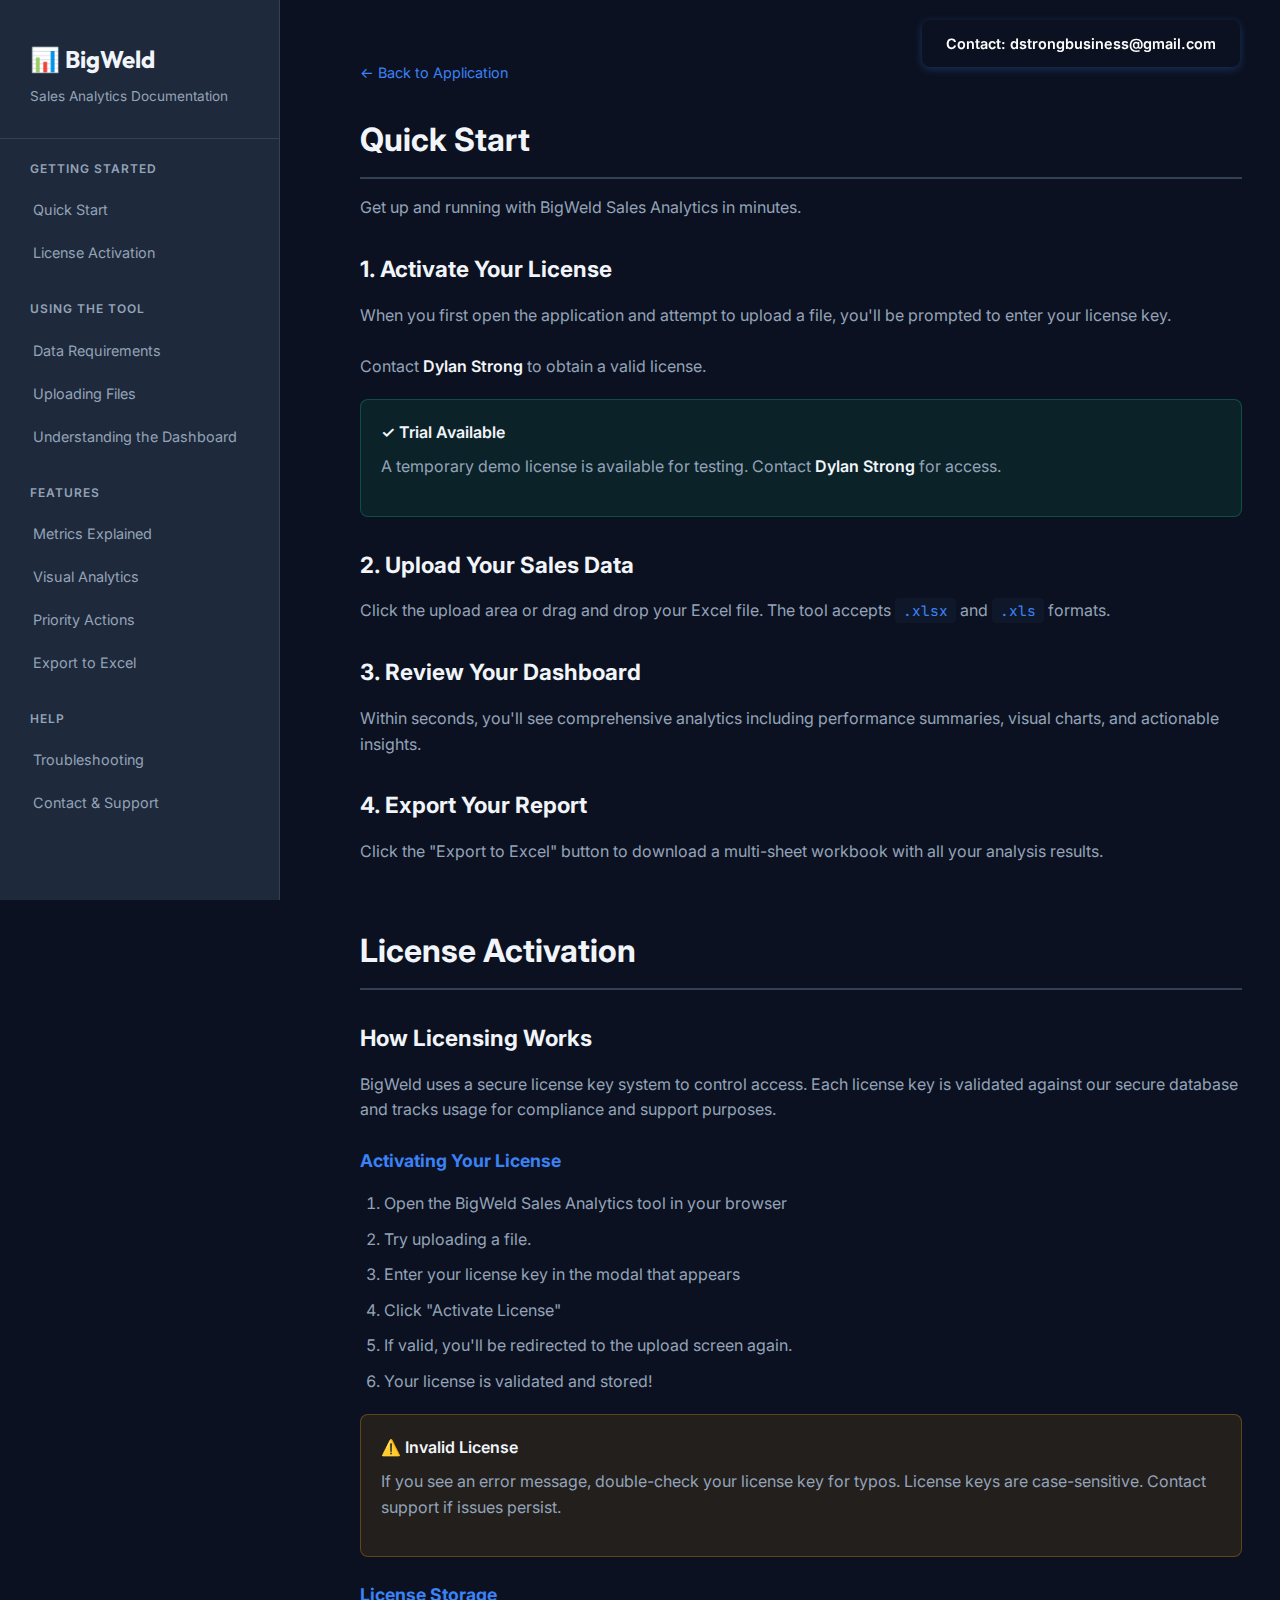
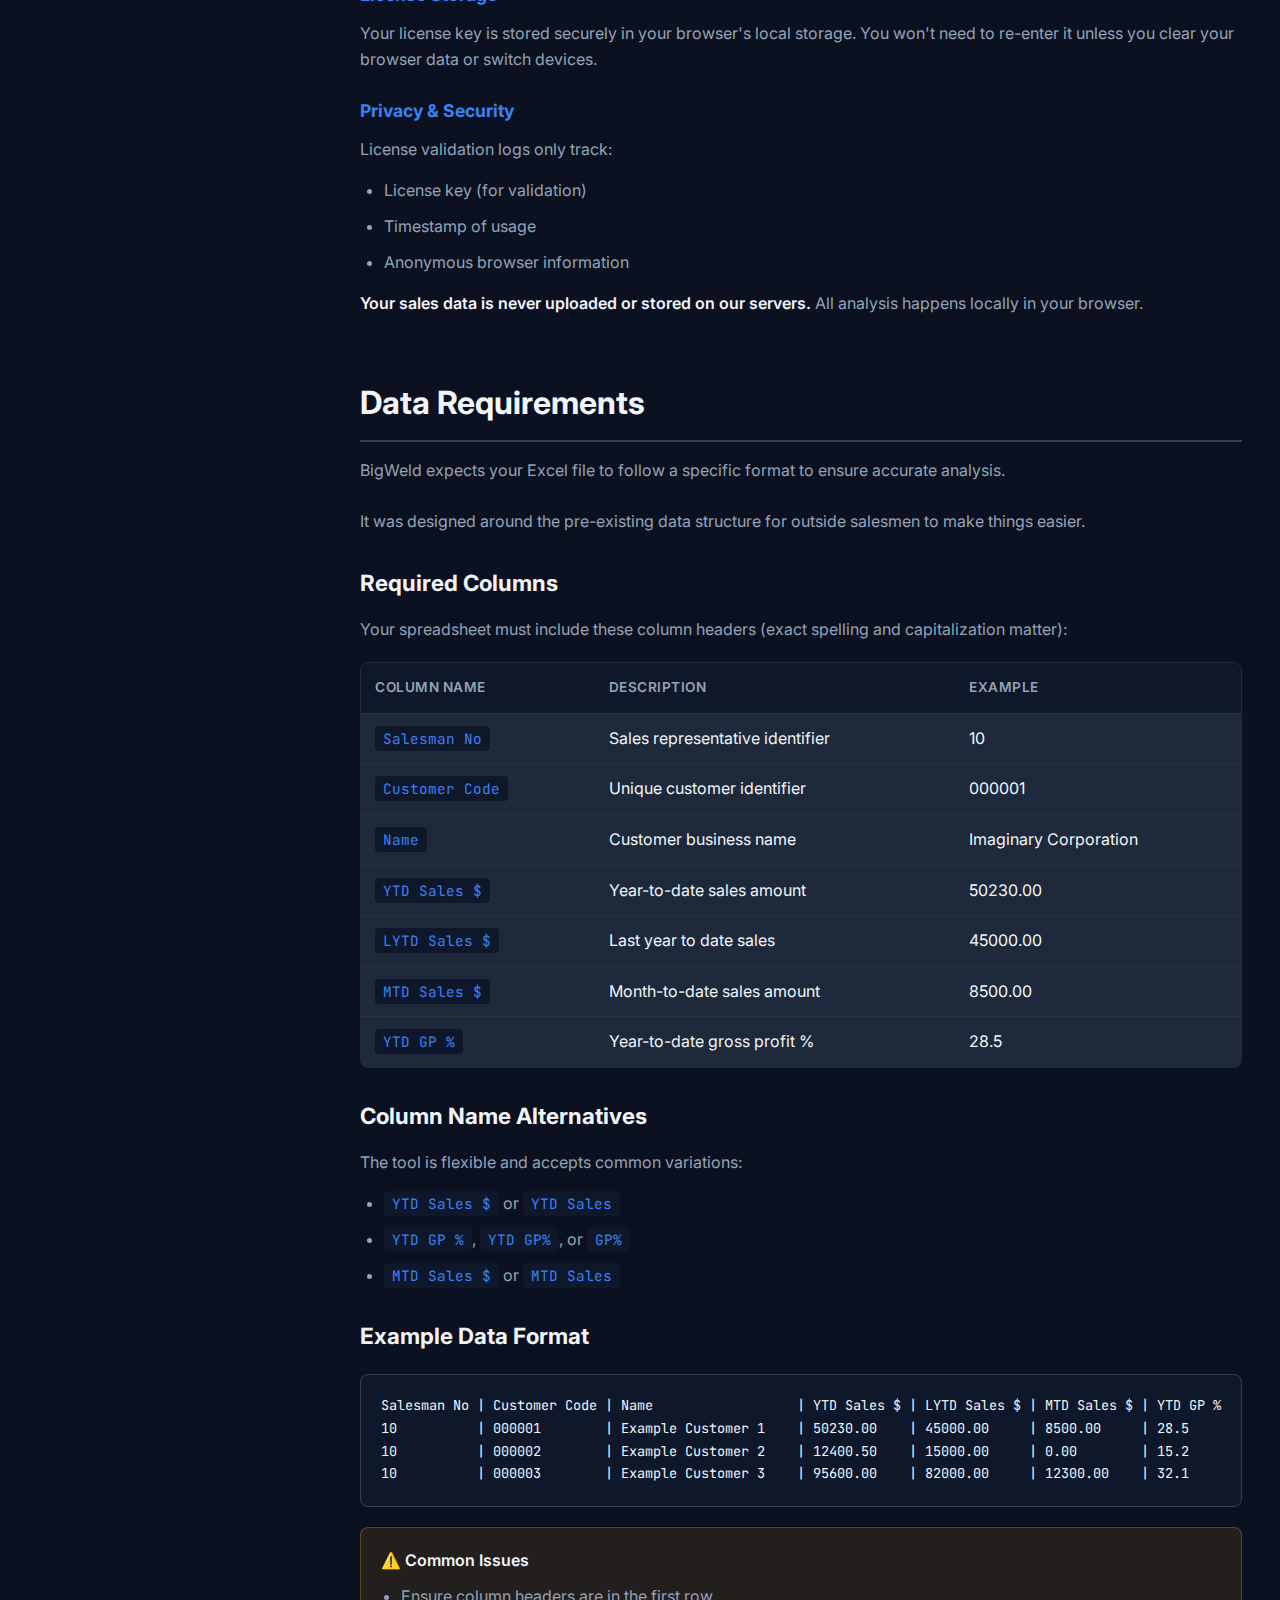
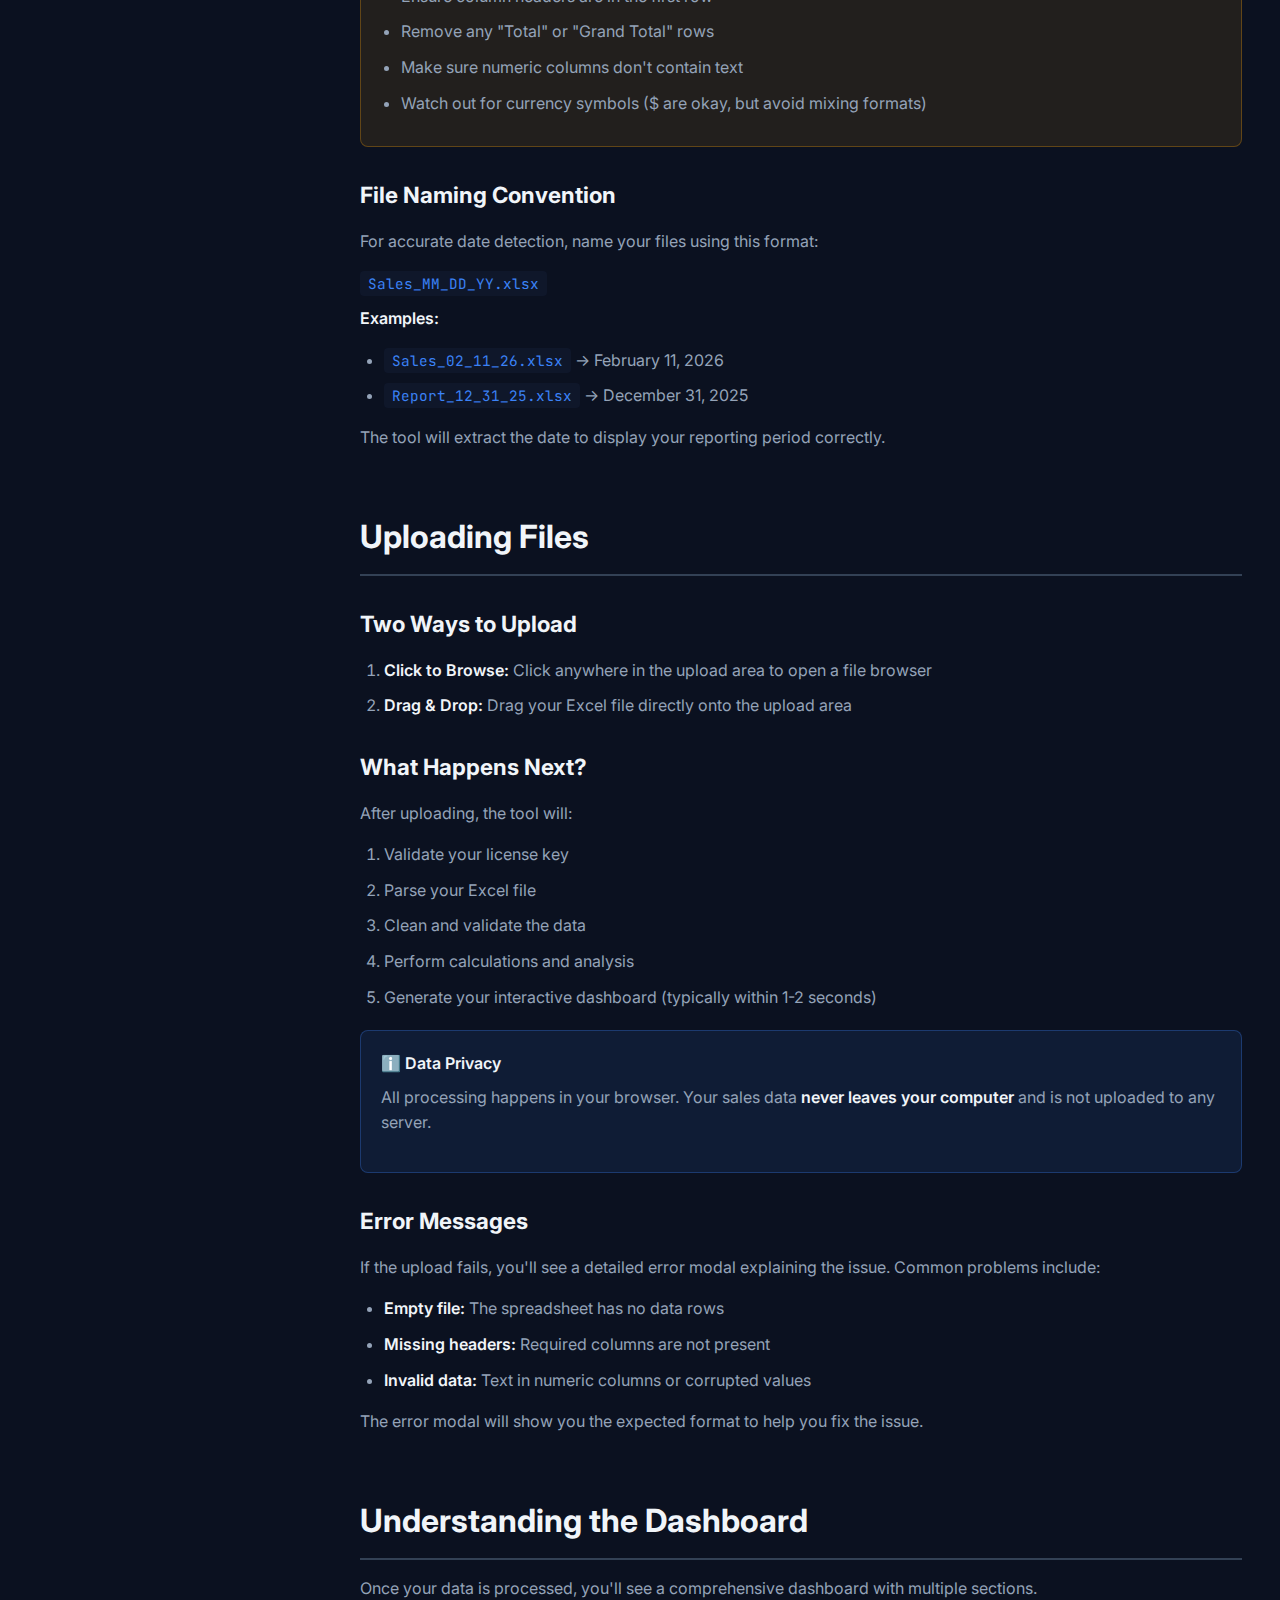
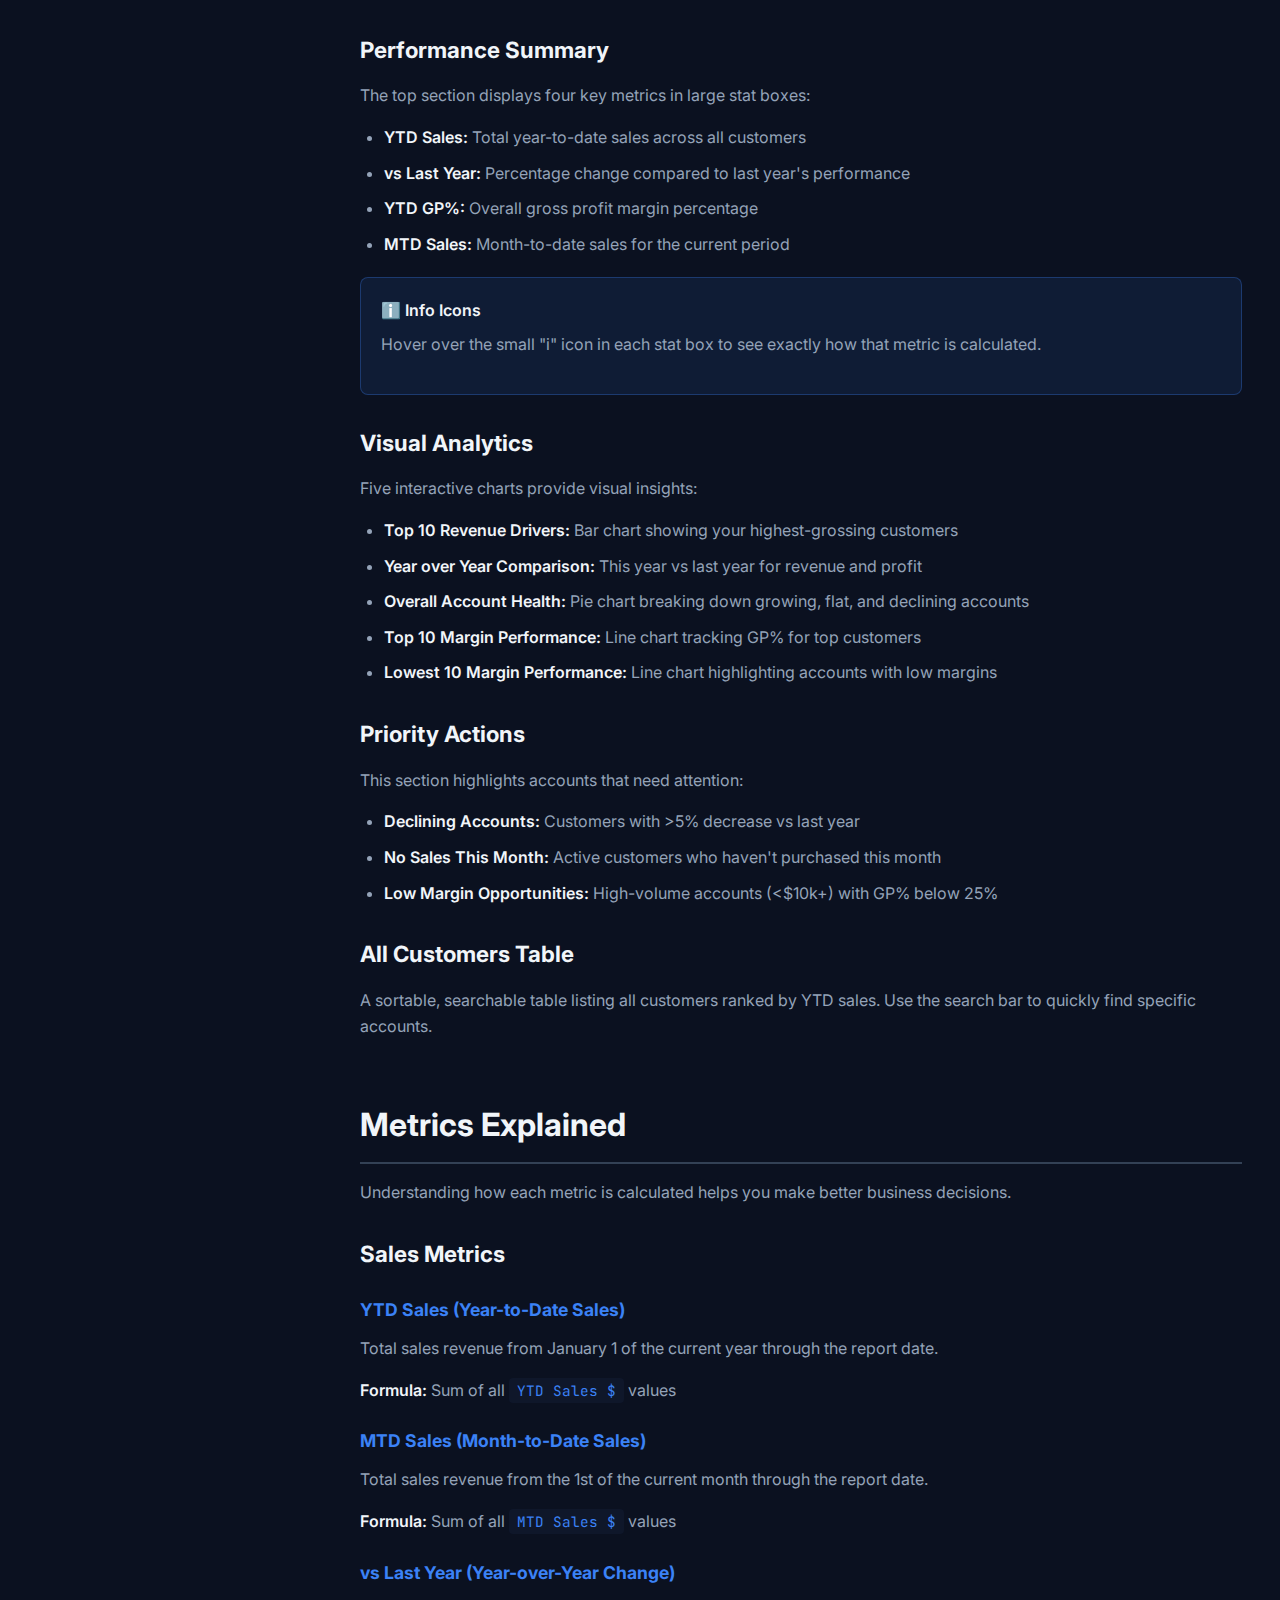
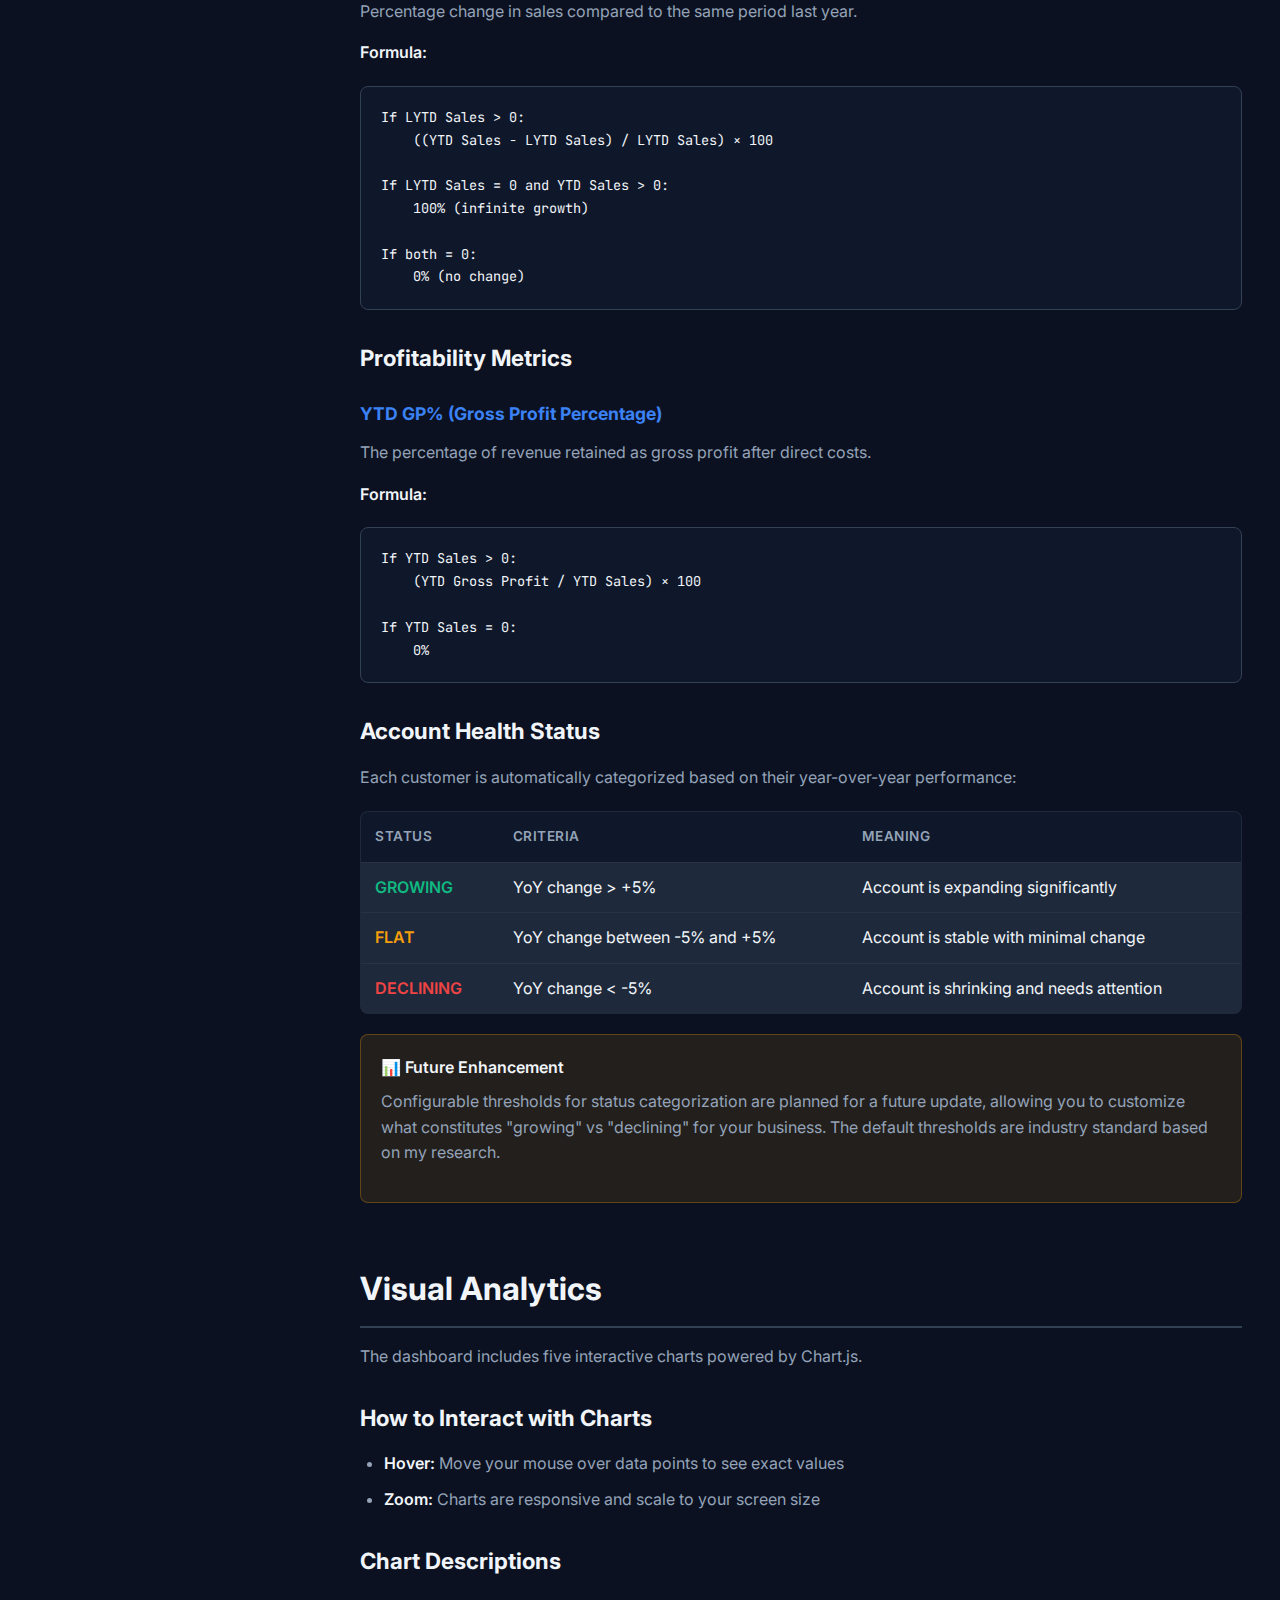
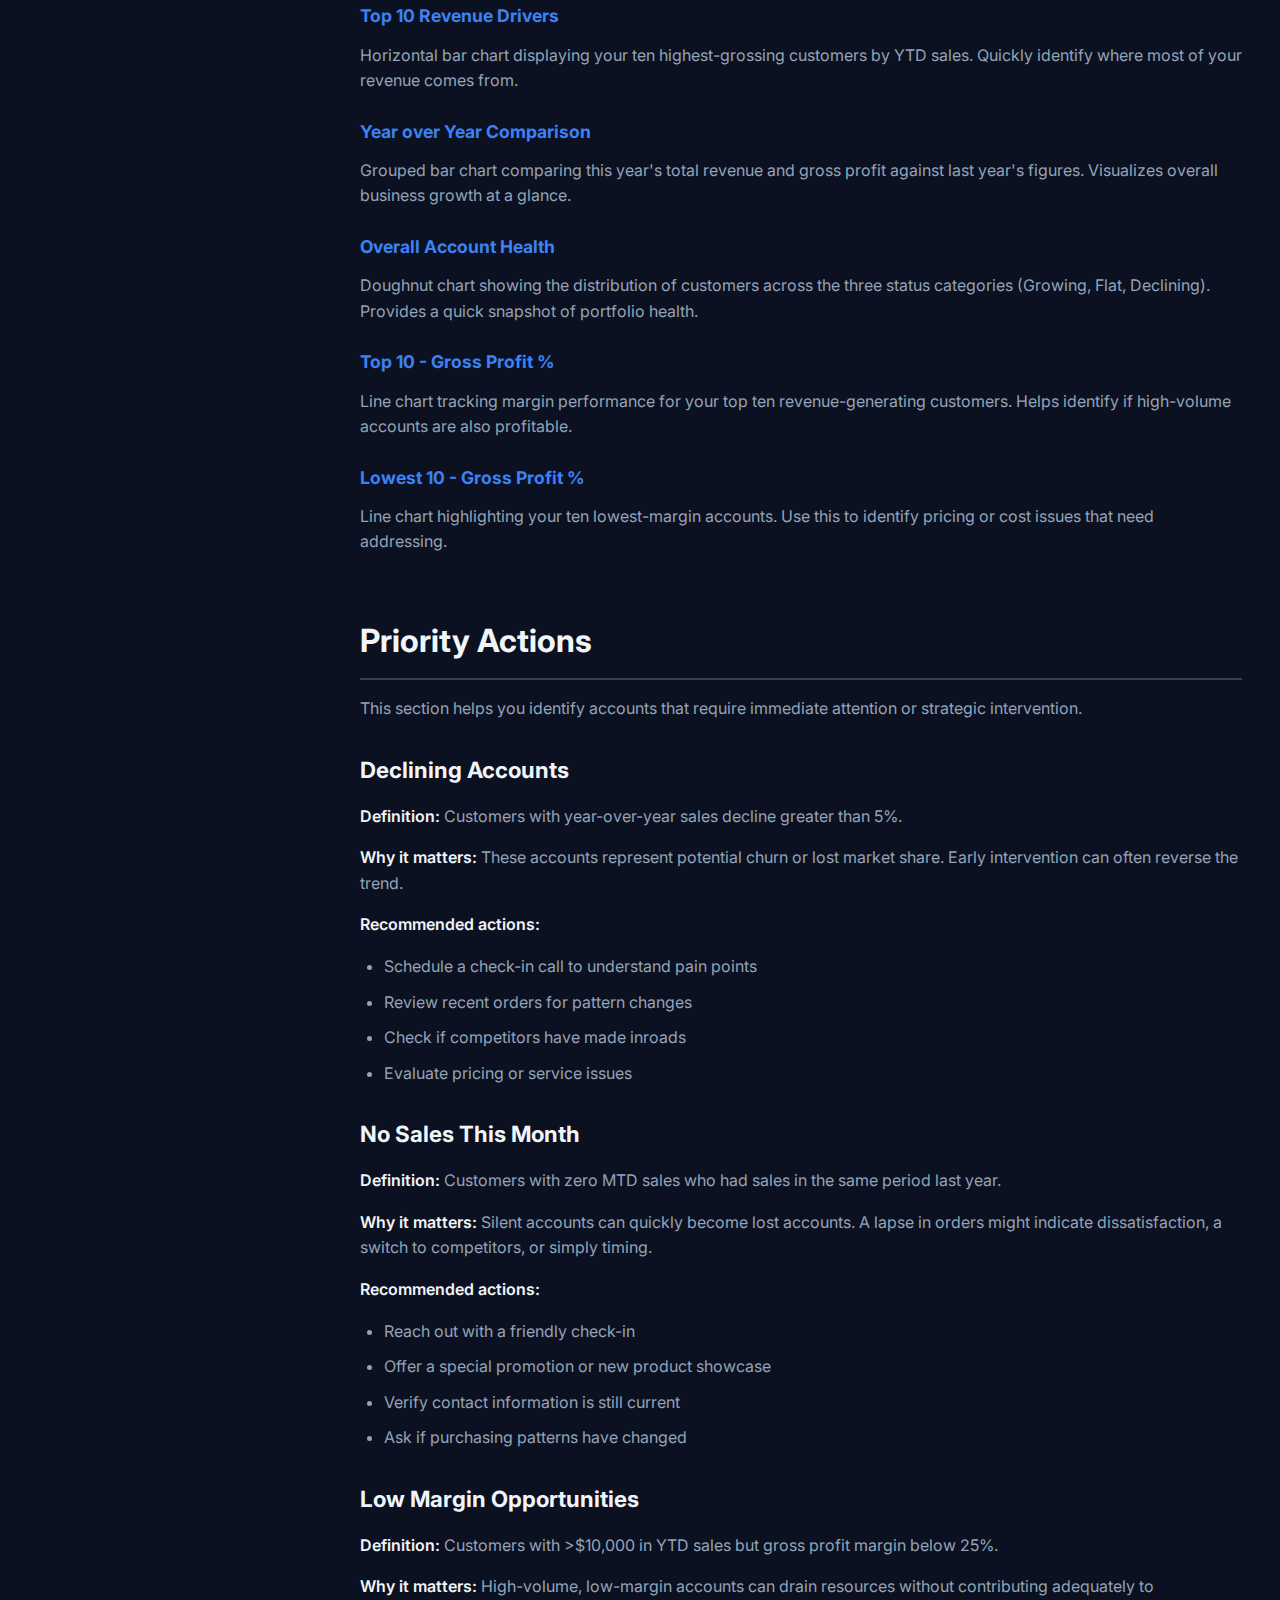
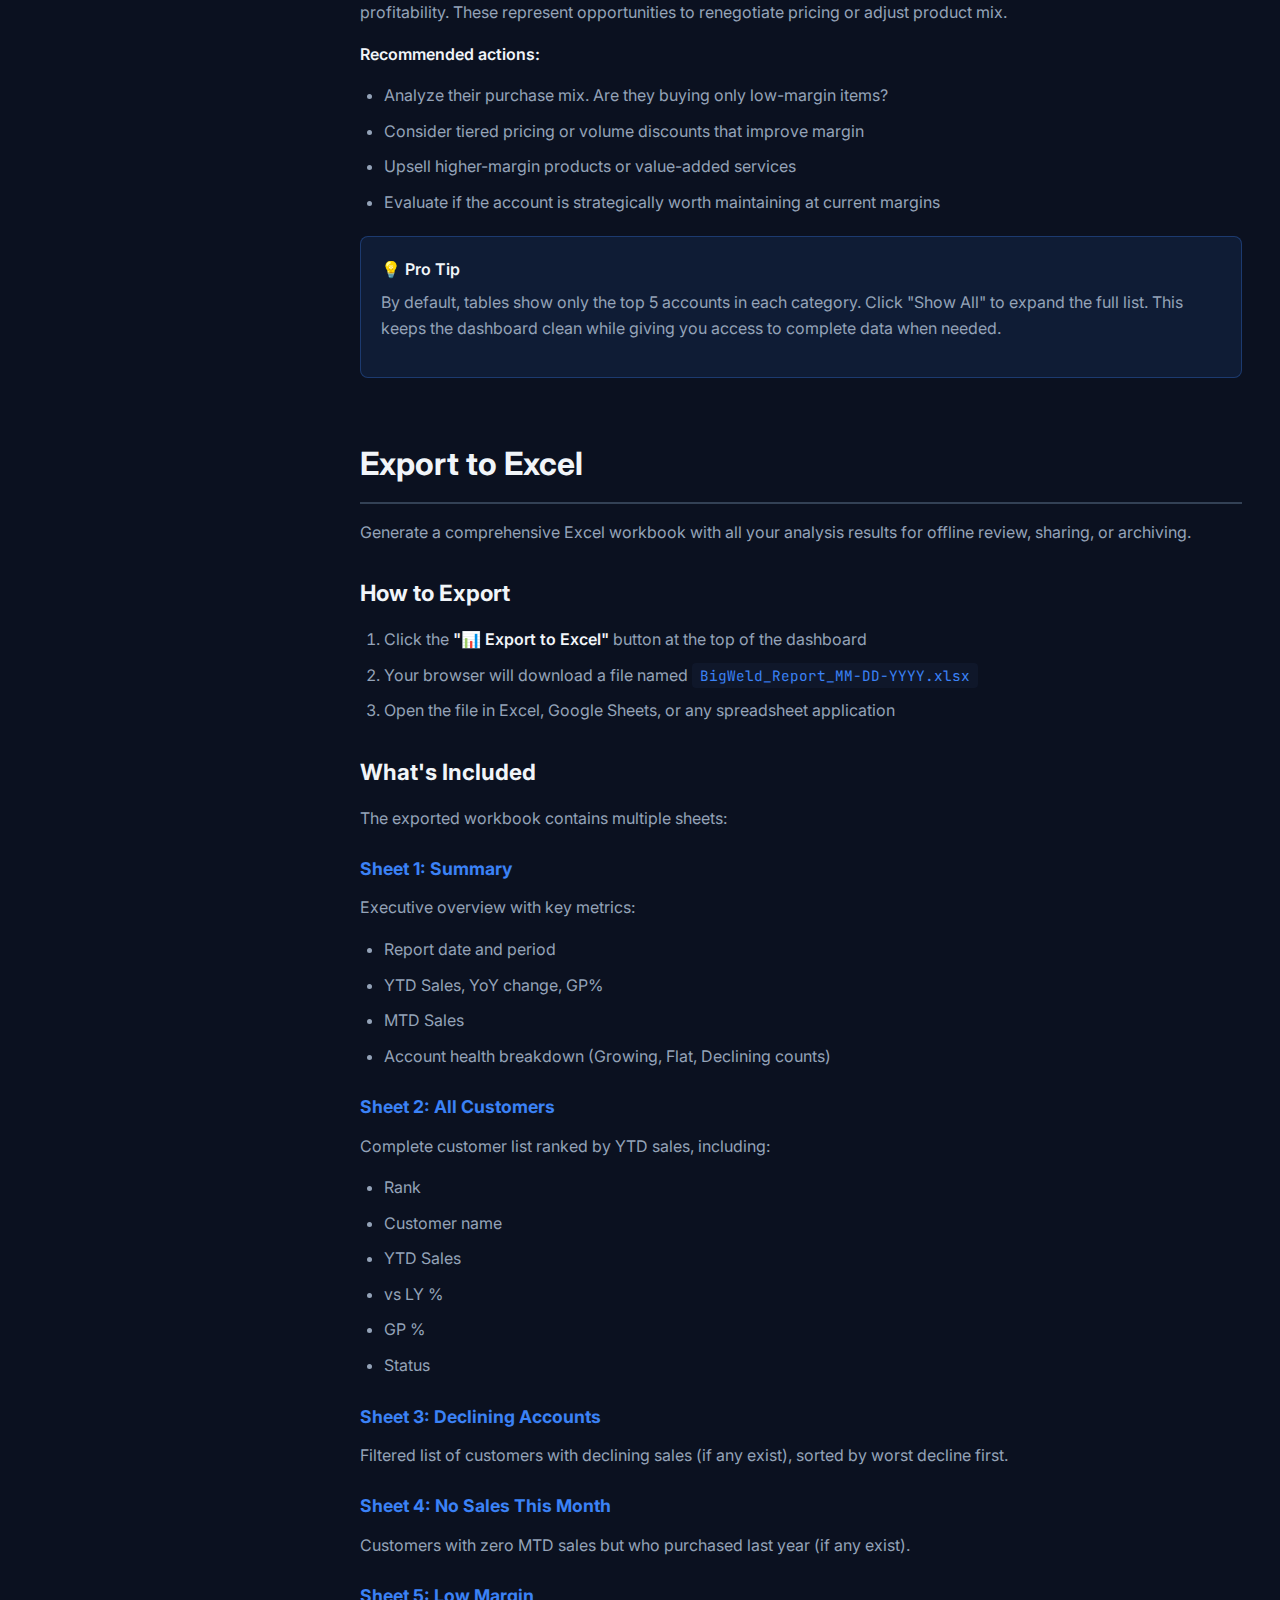
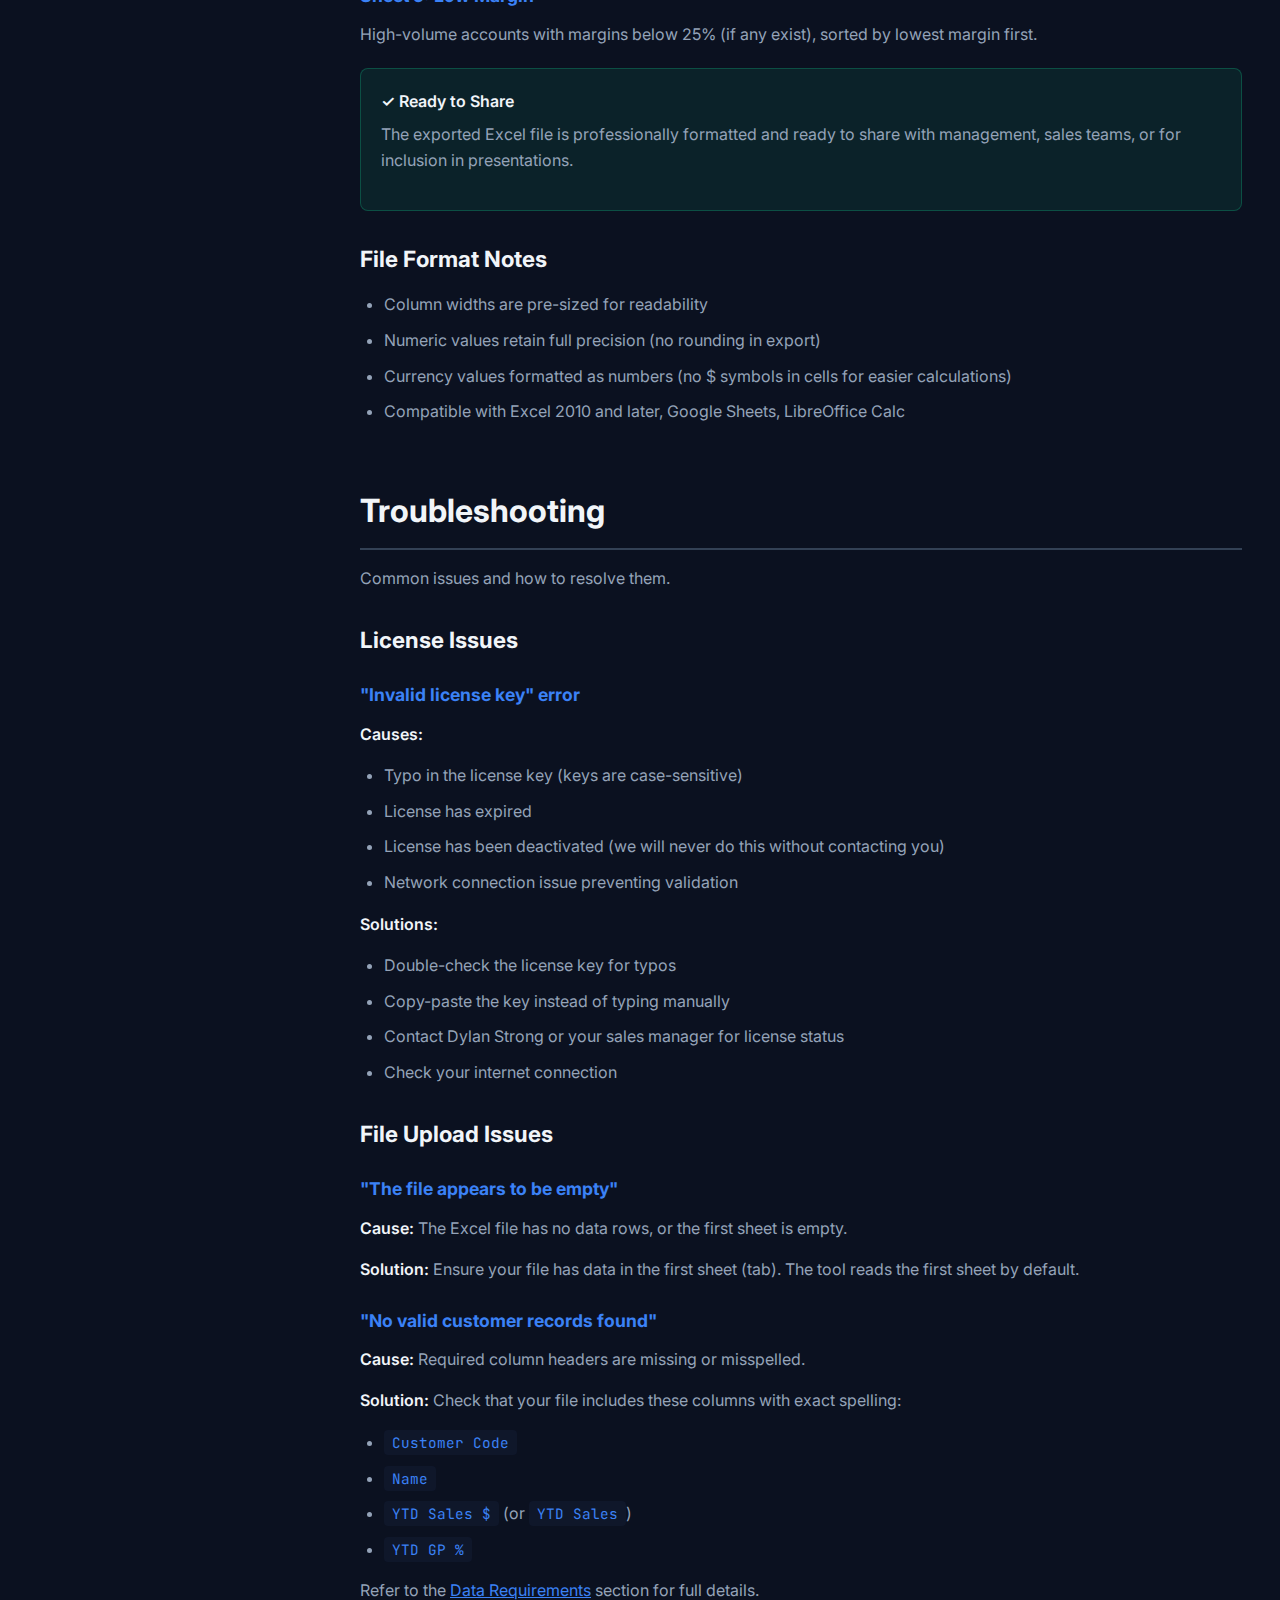
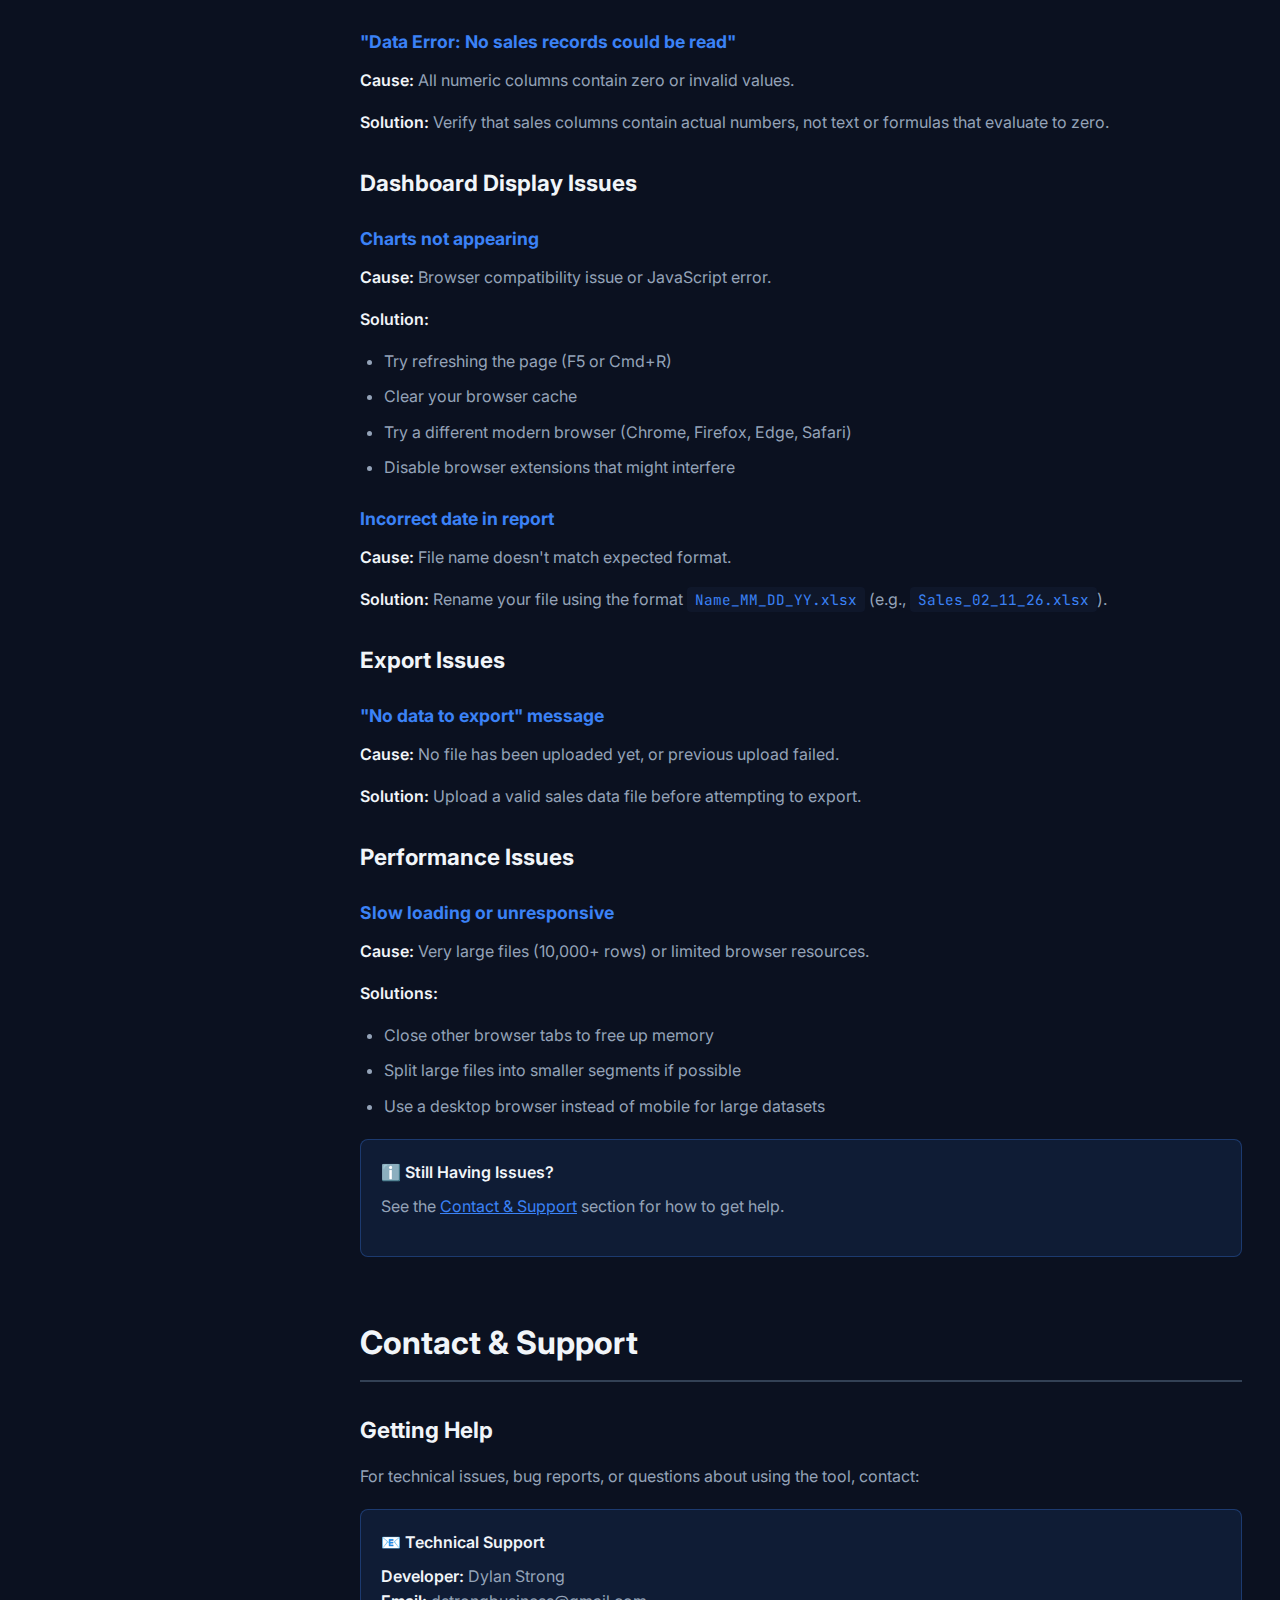
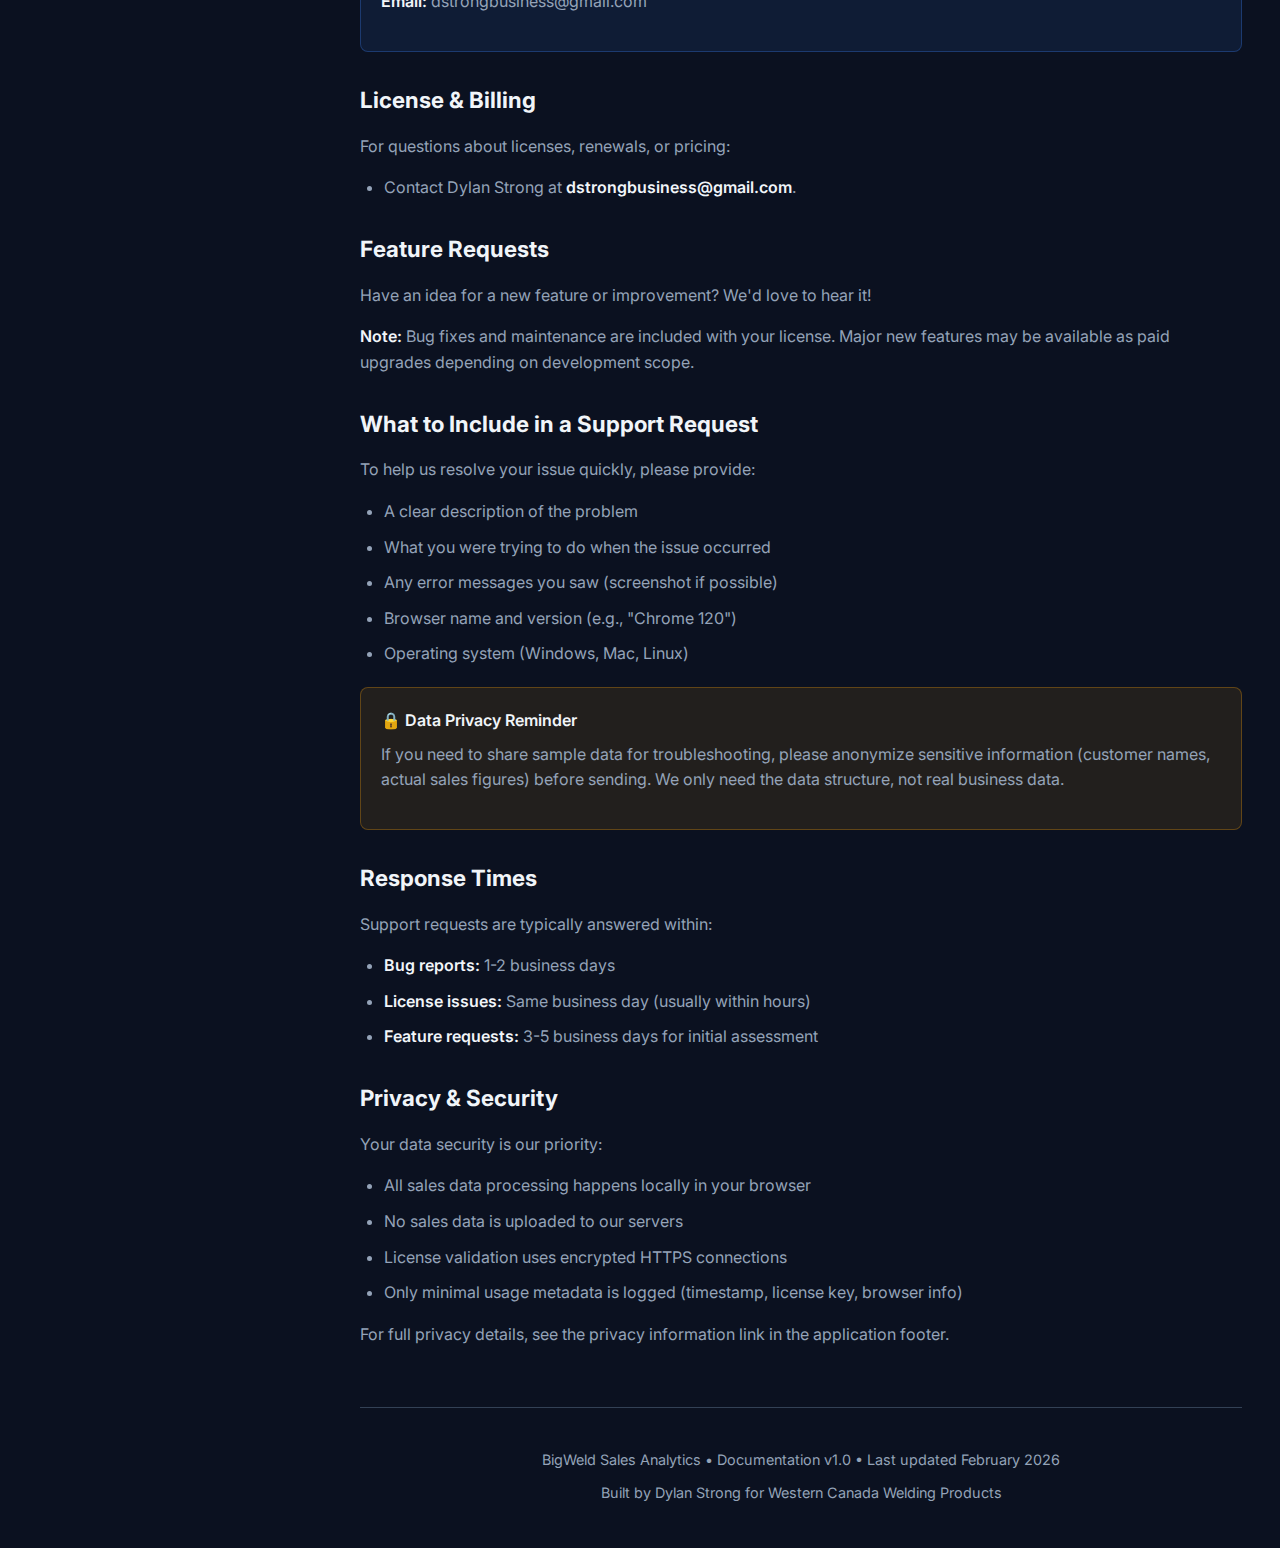
<file: docs.html>
<!DOCTYPE html>
<html lang="en">
<head>
    <meta charset="UTF-8">
    <meta name="viewport" content="width=device-width, initial-scale=1.0">
    <title>BigWeld Sales Analytics - Documentation</title>
    <link rel="icon" type="image/png" href="favicon.png">
    <link rel="preconnect" href="https://fonts.googleapis.com">
    <link rel="preconnect" href="https://fonts.gstatic.com" crossorigin>
    <link href="https://fonts.googleapis.com/css2?family=Inter:wght@400;500;600;700&family=JetBrains+Mono:wght@400;500;600&family=Outfit:wght@700&display=swap" rel="stylesheet">
    <style>
        :root {
            --bg-body: #0b1120;
            --bg-card: #1e293b;
            --bg-code: #0f172a;
            --text-main: #f1f5f9;
            --text-muted: #94a3b8;
            --border-color: #334155;
            --accent-blue: #3b82f6;
            --accent-green: #10b981;
            --accent-red: #ef4444;
            --accent-gold: #f59e0b;
        }

        * {
            margin: 0;
            padding: 0;
            box-sizing: border-box;
        }

        body {
            font-family: 'Inter', system-ui, -apple-system, sans-serif;
            background-color: var(--bg-body);
            color: var(--text-main);
            line-height: 1.6;
            -webkit-font-smoothing: antialiased;
        }

        .docs-container {
            display: flex;
            min-height: 100vh;
        }

        .sidebar {
            width: 280px;
            background: var(--bg-card);
            border-right: 1px solid var(--border-color);
            padding: 40px 0;
            position: fixed;
            height: 100vh;
            overflow-y: auto;
        }

        .sidebar-header {
            padding: 0 30px 30px;
            border-bottom: 1px solid var(--border-color);
            margin-bottom: 20px;
        }

        .sidebar-header h1 {
            font-family: 'Outfit', sans-serif;
            font-size: 1.5rem;
            margin-bottom: 8px;
            color: var(--text-main);
        }

        .sidebar-header p {
            font-size: 0.85rem;
            color: var(--text-muted);
        }

        .nav-section {
            margin-bottom: 25px;
        }

        .nav-section-title {
            padding: 0 30px;
            font-size: 0.75rem;
            text-transform: uppercase;
            letter-spacing: 1px;
            color: var(--text-muted);
            margin-bottom: 10px;
            font-weight: 600;
        }

        .nav-link {
            display: block;
            padding: 10px 30px;
            color: var(--text-muted);
            text-decoration: none;
            font-size: 0.9rem;
            transition: all 0.2s;
            border-left: 3px solid transparent;
        }

        .nav-link:hover {
            background: rgba(59, 130, 246, 0.1);
            color: var(--accent-blue);
        }

        .nav-link.active {
            background: rgba(59, 130, 246, 0.1);
            color: var(--accent-blue);
            border-left-color: var(--accent-blue);
        }

        .content {
            flex: 1;
            margin-left: 280px;
            padding: 60px 80px;
            max-width: 1200px;
        }

        .back-link {
            display: inline-flex;
            align-items: center;
            gap: 8px;
            color: var(--accent-blue);
            text-decoration: none;
            font-size: 0.9rem;
            margin-bottom: 30px;
            transition: gap 0.2s;
        }

        .back-link:hover {
            gap: 12px;
        }

        .section {
            margin-bottom: 60px;
            scroll-margin-top: 30px;
        }

        .section h2 {
            font-size: 2rem;
            margin-bottom: 16px;
            color: var(--text-main);
            border-bottom: 2px solid var(--border-color);
            padding-bottom: 12px;
        }

        .section h3 {
            font-size: 1.4rem;
            margin: 30px 0 16px;
            color: var(--text-main);
        }

        .section h4 {
            font-size: 1.1rem;
            margin: 24px 0 12px;
            color: var(--accent-blue);
        }

        .section p {
            margin-bottom: 16px;
            color: var(--text-muted);
            font-size: 1rem;
        }

        .section ul, .section ol {
            margin: 16px 0 16px 24px;
            color: var(--text-muted);
        }

        .section li {
            margin-bottom: 10px;
        }

        .section strong {
            color: var(--text-main);
            font-weight: 600;
        }

        .info-box {
            background: rgba(59, 130, 246, 0.1);
            border: 1px solid rgba(59, 130, 246, 0.3);
            border-radius: 8px;
            padding: 20px;
            margin: 20px 0;
        }

        .info-box.warning {
            background: rgba(245, 158, 11, 0.1);
            border-color: rgba(245, 158, 11, 0.3);
        }

        .info-box.success {
            background: rgba(16, 185, 129, 0.1);
            border-color: rgba(16, 185, 129, 0.3);
        }

        .info-box-title {
            font-weight: 600;
            margin-bottom: 8px;
            display: flex;
            align-items: center;
            gap: 8px;
            color: var(--text-main);
        }

        code {
            background: var(--bg-code);
            padding: 3px 8px;
            border-radius: 4px;
            font-family: 'JetBrains Mono', monospace;
            font-size: 0.9em;
            color: var(--accent-blue);
        }

        pre {
            background: var(--bg-code);
            border: 1px solid var(--border-color);
            border-radius: 8px;
            padding: 20px;
            overflow-x: auto;
            margin: 20px 0;
        }

        pre code {
            background: none;
            padding: 0;
            font-size: 0.85rem;
            color: var(--text-main);
        }

        table {
            width: 100%;
            border-collapse: collapse;
            margin: 20px 0;
            background: var(--bg-card);
            border-radius: 8px;
            overflow: hidden;
            border: 1px solid var(--border-color);
        }

        thead {
            background: var(--bg-code);
        }

        th {
            padding: 14px;
            text-align: left;
            font-size: 0.85rem;
            text-transform: uppercase;
            color: var(--text-muted);
            font-weight: 600;
            letter-spacing: 0.5px;
        }

        td {
            padding: 12px 14px;
            color: var(--text-main);
            border-top: 1px solid rgba(255,255,255,0.05);
        }

        tbody tr:hover {
            background: rgba(59, 130, 246, 0.05);
        }

        @media (max-width: 1024px) {
            .sidebar {
                width: 240px;
            }
            .content {
                margin-left: 240px;
                padding: 40px 40px;
            }
        }

        @media (max-width: 768px) {
            .sidebar {
                position: relative;
                width: 100%;
                height: auto;
                border-right: none;
                border-bottom: 1px solid var(--border-color);
            }
            .content {
                margin-left: 0;
                padding: 30px 20px;
            }
        }

        html {
            scroll-behavior: smooth;
        }

        .contact-button {
            position: fixed;
            top: 20px;
            right: 40px;
            background: none;
            color: white;
            padding: 12px 24px;
            border-radius: 8px;
            text-decoration: none;
            font-weight: 600;
            font-size: 0.9rem;
            transition: all 0.2s;
            box-shadow: 0 2px 8px rgba(59, 130, 246, 0.3);
            z-index: 1000;
        }

        .contact-button:hover {
            background: #08132c;
            transform: translateY(-2px);
            box-shadow: 0 4px 12px rgba(59, 130, 246, 0.4);
        }
    </style>
</head>
<body>
    <a href="https://mail.google.com/mail/?view=cm&fs=1&to=dstrongbusiness@gmail.com" target="_blank" class="contact-button">Contact: dstrongbusiness@gmail.com</a>
    <div class="docs-container">
        <aside class="sidebar">
            <div class="sidebar-header">
                <h1>📊 BigWeld</h1>
                <p>Sales Analytics Documentation</p>
            </div>
            
            <nav>
                <div class="nav-section">
                    <div class="nav-section-title">Getting Started</div>
                    <a href="#quick-start" class="nav-link">Quick Start</a>
                    <a href="#license" class="nav-link">License Activation</a>
                </div>
                
                <div class="nav-section">
                    <div class="nav-section-title">Using the Tool</div>
                    <a href="#data-requirements" class="nav-link">Data Requirements</a>
                    <a href="#uploading" class="nav-link">Uploading Files</a>
                    <a href="#dashboard" class="nav-link">Understanding the Dashboard</a>
                </div>
                
                <div class="nav-section">
                    <div class="nav-section-title">Features</div>
                    <a href="#metrics" class="nav-link">Metrics Explained</a>
                    <a href="#charts" class="nav-link">Visual Analytics</a>
                    <a href="#priority-actions" class="nav-link">Priority Actions</a>
                    <a href="#export" class="nav-link">Export to Excel</a>
                </div>
                
                <div class="nav-section">
                    <div class="nav-section-title">Help</div>
                    <a href="#troubleshooting" class="nav-link">Troubleshooting</a>
                    <a href="#support" class="nav-link">Contact & Support</a>
                </div>
            </nav>
        </aside>

        <main class="content">
            <a href="index.html" class="back-link">← Back to Application</a>

            <section id="quick-start" class="section">
                <h2>Quick Start</h2>
                <p>Get up and running with BigWeld Sales Analytics in minutes.</p>
                
                <h3>1. Activate Your License</h3>
                <p>When you first open the application and attempt to upload a file, you'll be prompted to enter your license key.<br><br>Contact <strong>Dylan Strong</strong> to obtain a valid license.</p>
                
                <div class="info-box success">
                    <div class="info-box-title">✓ Trial Available</div>
                    <p>A temporary demo license is available for testing. Contact <strong>Dylan Strong</strong> for access.</p>
                </div>

                <h3>2. Upload Your Sales Data</h3>
                <p>Click the upload area or drag and drop your Excel file. The tool accepts <code>.xlsx</code> and <code>.xls</code> formats.</p>

                <h3>3. Review Your Dashboard</h3>
                <p>Within seconds, you'll see comprehensive analytics including performance summaries, visual charts, and actionable insights.</p>

                <h3>4. Export Your Report</h3>
                <p>Click the "Export to Excel" button to download a multi-sheet workbook with all your analysis results.</p>
            </section>

            <section id="license" class="section">
                <h2>License Activation</h2>
                
                <h3>How Licensing Works</h3>
                <p>BigWeld uses a secure license key system to control access. Each license key is validated against our secure database and tracks usage for compliance and support purposes.</p>

                <h4>Activating Your License</h4>
                <ol>
                    <li>Open the BigWeld Sales Analytics tool in your browser</li>
                    <li>Try uploading a file.</li>
                    <li>Enter your license key in the modal that appears</li>
                    <li>Click "Activate License"</li>
                    <li>If valid, you'll be redirected to the upload screen again.</li>
                    <li>Your license is validated and stored!</li>
                </ol>

                <div class="info-box warning">
                    <div class="info-box-title">⚠️ Invalid License</div>
                    <p>If you see an error message, double-check your license key for typos. License keys are case-sensitive. Contact support if issues persist.</p>
                </div>

                <h4>License Storage</h4>
                <p>Your license key is stored securely in your browser's local storage. You won't need to re-enter it unless you clear your browser data or switch devices.</p>

                <h4>Privacy & Security</h4>
                <p>License validation logs only track:</p>
                <ul>
                    <li>License key (for validation)</li>
                    <li>Timestamp of usage</li>
                    <li>Anonymous browser information</li>
                </ul>
                <p><strong>Your sales data is never uploaded or stored on our servers.</strong> All analysis happens locally in your browser.</p>
            </section>

            <section id="data-requirements" class="section">
                <h2>Data Requirements</h2>
                <p>BigWeld expects your Excel file to follow a specific format to ensure accurate analysis.<br><br>It was designed around the pre-existing data structure for outside salesmen to make things easier.</p>

                <h3>Required Columns</h3>
                <p>Your spreadsheet must include these column headers (exact spelling and capitalization matter):</p>

                <table>
                    <thead>
                        <tr>
                            <th>Column Name</th>
                            <th>Description</th>
                            <th>Example</th>
                        </tr>
                    </thead>
                    <tbody>
                        <tr>
                            <td><code>Salesman No</code></td>
                            <td>Sales representative identifier</td>
                            <td>10</td>
                        </tr>
                        <tr>
                            <td><code>Customer Code</code></td>
                            <td>Unique customer identifier</td>
                            <td>000001</td>
                        </tr>
                        <tr>
                            <td><code>Name</code></td>
                            <td>Customer business name</td>
                            <td>Imaginary Corporation</td>
                        </tr>
                        <tr>
                            <td><code>YTD Sales $</code></td>
                            <td>Year-to-date sales amount</td>
                            <td>50230.00</td>
                        </tr>
                        <tr>
                            <td><code>LYTD Sales $</code></td>
                            <td>Last year to date sales</td>
                            <td>45000.00</td>
                        </tr>
                        <tr>
                            <td><code>MTD Sales $</code></td>
                            <td>Month-to-date sales amount</td>
                            <td>8500.00</td>
                        </tr>
                        <tr>
                            <td><code>YTD GP %</code></td>
                            <td>Year-to-date gross profit %</td>
                            <td>28.5</td>
                        </tr>
                    </tbody>
                </table>

                <h3>Column Name Alternatives</h3>
                <p>The tool is flexible and accepts common variations:</p>
                <ul>
                    <li><code>YTD Sales $</code> or <code>YTD Sales</code></li>
                    <li><code>YTD GP %</code>, <code>YTD GP%</code>, or <code>GP%</code></li>
                    <li><code>MTD Sales $</code> or <code>MTD Sales</code></li>
                </ul>

                <h3>Example Data Format</h3>
                <pre><code>Salesman No | Customer Code | Name                  | YTD Sales $ | LYTD Sales $ | MTD Sales $ | YTD GP %
10          | 000001        | Example Customer 1    | 50230.00    | 45000.00     | 8500.00     | 28.5
10          | 000002        | Example Customer 2    | 12400.50    | 15000.00     | 0.00        | 15.2
10          | 000003        | Example Customer 3    | 95600.00    | 82000.00     | 12300.00    | 32.1</code></pre>

                <div class="info-box warning">
                    <div class="info-box-title">⚠️ Common Issues</div>
                    <ul style="margin: 10px 0 0 20px;">
                        <li>Ensure column headers are in the first row</li>
                        <li>Remove any "Total" or "Grand Total" rows</li>
                        <li>Make sure numeric columns don't contain text</li>
                        <li>Watch out for currency symbols ($ are okay, but avoid mixing formats)</li>
                    </ul>
                </div>

                <h3>File Naming Convention</h3>
                <p>For accurate date detection, name your files using this format:</p>
                <code>Sales_MM_DD_YY.xlsx</code>
                <p style="margin-top: 10px;"><strong>Examples:</strong></p>
                <ul>
                    <li><code>Sales_02_11_26.xlsx</code> → February 11, 2026</li>
                    <li><code>Report_12_31_25.xlsx</code> → December 31, 2025</li>
                </ul>
                <p>The tool will extract the date to display your reporting period correctly.</p>
            </section>

            <section id="uploading" class="section">
                <h2>Uploading Files</h2>
                
                <h3>Two Ways to Upload</h3>
                <ol>
                    <li><strong>Click to Browse:</strong> Click anywhere in the upload area to open a file browser</li>
                    <li><strong>Drag & Drop:</strong> Drag your Excel file directly onto the upload area</li>
                </ol>

                <h3>What Happens Next?</h3>
                <p>After uploading, the tool will:</p>
                <ol>
                    <li>Validate your license key</li>
                    <li>Parse your Excel file</li>
                    <li>Clean and validate the data</li>
                    <li>Perform calculations and analysis</li>
                    <li>Generate your interactive dashboard (typically within 1-2 seconds)</li>
                </ol>

                <div class="info-box">
                    <div class="info-box-title">ℹ️ Data Privacy</div>
                    <p>All processing happens in your browser. Your sales data <strong>never leaves your computer</strong> and is not uploaded to any server.</p>
                </div>

                <h3>Error Messages</h3>
                <p>If the upload fails, you'll see a detailed error modal explaining the issue. Common problems include:</p>
                <ul>
                    <li><strong>Empty file:</strong> The spreadsheet has no data rows</li>
                    <li><strong>Missing headers:</strong> Required columns are not present</li>
                    <li><strong>Invalid data:</strong> Text in numeric columns or corrupted values</li>
                </ul>
                <p>The error modal will show you the expected format to help you fix the issue.</p>
            </section>

            <section id="dashboard" class="section">
                <h2>Understanding the Dashboard</h2>
                <p>Once your data is processed, you'll see a comprehensive dashboard with multiple sections.</p>

                <h3>Performance Summary</h3>
                <p>The top section displays four key metrics in large stat boxes:</p>
                <ul>
                    <li><strong>YTD Sales:</strong> Total year-to-date sales across all customers</li>
                    <li><strong>vs Last Year:</strong> Percentage change compared to last year's performance</li>
                    <li><strong>YTD GP%:</strong> Overall gross profit margin percentage</li>
                    <li><strong>MTD Sales:</strong> Month-to-date sales for the current period</li>
                </ul>

                <div class="info-box">
                    <div class="info-box-title">ℹ️ Info Icons</div>
                    <p>Hover over the small "i" icon in each stat box to see exactly how that metric is calculated.</p>
                </div>

                <h3>Visual Analytics</h3>
                <p>Five interactive charts provide visual insights:</p>
                <ul>
                    <li><strong>Top 10 Revenue Drivers:</strong> Bar chart showing your highest-grossing customers</li>
                    <li><strong>Year over Year Comparison:</strong> This year vs last year for revenue and profit</li>
                    <li><strong>Overall Account Health:</strong> Pie chart breaking down growing, flat, and declining accounts</li>
                    <li><strong>Top 10 Margin Performance:</strong> Line chart tracking GP% for top customers</li>
                    <li><strong>Lowest 10 Margin Performance:</strong> Line chart highlighting accounts with low margins</li>
                </ul>

                <h3>Priority Actions</h3>
                <p>This section highlights accounts that need attention:</p>
                <ul>
                    <li><strong>Declining Accounts:</strong> Customers with >5% decrease vs last year</li>
                    <li><strong>No Sales This Month:</strong> Active customers who haven't purchased this month</li>
                    <li><strong>Low Margin Opportunities:</strong> High-volume accounts (<$10k+) with GP% below 25%</li>
                </ul>

                <h3>All Customers Table</h3>
                <p>A sortable, searchable table listing all customers ranked by YTD sales. Use the search bar to quickly find specific accounts.</p>
            </section>

            <section id="metrics" class="section">
                <h2>Metrics Explained</h2>
                <p>Understanding how each metric is calculated helps you make better business decisions.</p>

                <h3>Sales Metrics</h3>
                
                <h4>YTD Sales (Year-to-Date Sales)</h4>
                <p>Total sales revenue from January 1 of the current year through the report date.</p>
                <p><strong>Formula:</strong> Sum of all <code>YTD Sales $</code> values</p>

                <h4>MTD Sales (Month-to-Date Sales)</h4>
                <p>Total sales revenue from the 1st of the current month through the report date.</p>
                <p><strong>Formula:</strong> Sum of all <code>MTD Sales $</code> values</p>

                <h4>vs Last Year (Year-over-Year Change)</h4>
                <p>Percentage change in sales compared to the same period last year.</p>
                <p><strong>Formula:</strong></p>
                <pre><code>If LYTD Sales > 0:
    ((YTD Sales - LYTD Sales) / LYTD Sales) × 100

If LYTD Sales = 0 and YTD Sales > 0:
    100% (infinite growth)

If both = 0:
    0% (no change)</code></pre>

                <h3>Profitability Metrics</h3>

                <h4>YTD GP% (Gross Profit Percentage)</h4>
                <p>The percentage of revenue retained as gross profit after direct costs.</p>
                <p><strong>Formula:</strong></p>
                <pre><code>If YTD Sales > 0:
    (YTD Gross Profit / YTD Sales) × 100

If YTD Sales = 0:
    0%</code></pre>

                <h3>Account Health Status</h3>
                <p>Each customer is automatically categorized based on their year-over-year performance:</p>

                <table>
                    <thead>
                        <tr>
                            <th>Status</th>
                            <th>Criteria</th>
                            <th>Meaning</th>
                        </tr>
                    </thead>
                    <tbody>
                        <tr>
                            <td><strong style="color: var(--accent-green);">GROWING</strong></td>
                            <td>YoY change > +5%</td>
                            <td>Account is expanding significantly</td>
                        </tr>
                        <tr>
                            <td><strong style="color: var(--accent-gold);">FLAT</strong></td>
                            <td>YoY change between -5% and +5%</td>
                            <td>Account is stable with minimal change</td>
                        </tr>
                        <tr>
                            <td><strong style="color: var(--accent-red);">DECLINING</strong></td>
                            <td>YoY change < -5%</td>
                            <td>Account is shrinking and needs attention</td>
                        </tr>
                    </tbody>
                </table>

                <div class="info-box warning">
                    <div class="info-box-title">📊 Future Enhancement</div>
                    <p>Configurable thresholds for status categorization are planned for a future update, allowing you to customize what constitutes "growing" vs "declining" for your business. The default thresholds are industry standard based on my research.</p>
                </div>
            </section>

            <section id="charts" class="section">
                <h2>Visual Analytics</h2>
                <p>The dashboard includes five interactive charts powered by Chart.js.</p>

                <h3>How to Interact with Charts</h3>
                <ul>
                    <li><strong>Hover:</strong> Move your mouse over data points to see exact values</li>
                    <li><strong>Zoom:</strong> Charts are responsive and scale to your screen size</li>
                </ul>

                <h3>Chart Descriptions</h3>

                <h4>Top 10 Revenue Drivers</h4>
                <p>Horizontal bar chart displaying your ten highest-grossing customers by YTD sales. Quickly identify where most of your revenue comes from.</p>

                <h4>Year over Year Comparison</h4>
                <p>Grouped bar chart comparing this year's total revenue and gross profit against last year's figures. Visualizes overall business growth at a glance.</p>

                <h4>Overall Account Health</h4>
                <p>Doughnut chart showing the distribution of customers across the three status categories (Growing, Flat, Declining). Provides a quick snapshot of portfolio health.</p>

                <h4>Top 10 - Gross Profit %</h4>
                <p>Line chart tracking margin performance for your top ten revenue-generating customers. Helps identify if high-volume accounts are also profitable.</p>

                <h4>Lowest 10 - Gross Profit %</h4>
                <p>Line chart highlighting your ten lowest-margin accounts. Use this to identify pricing or cost issues that need addressing.</p>
            </section>

            <section id="priority-actions" class="section">
                <h2>Priority Actions</h2>
                <p>This section helps you identify accounts that require immediate attention or strategic intervention.</p>

                <h3>Declining Accounts</h3>
                <p><strong>Definition:</strong> Customers with year-over-year sales decline greater than 5%.</p>
                <p><strong>Why it matters:</strong> These accounts represent potential churn or lost market share. Early intervention can often reverse the trend.</p>
                <p><strong>Recommended actions:</strong></p>
                <ul>
                    <li>Schedule a check-in call to understand pain points</li>
                    <li>Review recent orders for pattern changes</li>
                    <li>Check if competitors have made inroads</li>
                    <li>Evaluate pricing or service issues</li>
                </ul>

                <h3>No Sales This Month</h3>
                <p><strong>Definition:</strong> Customers with zero MTD sales who had sales in the same period last year.</p>
                <p><strong>Why it matters:</strong> Silent accounts can quickly become lost accounts. A lapse in orders might indicate dissatisfaction, a switch to competitors, or simply timing.</p>
                <p><strong>Recommended actions:</strong></p>
                <ul>
                    <li>Reach out with a friendly check-in</li>
                    <li>Offer a special promotion or new product showcase</li>
                    <li>Verify contact information is still current</li>
                    <li>Ask if purchasing patterns have changed</li>
                </ul>

                <h3>Low Margin Opportunities</h3>
                <p><strong>Definition:</strong> Customers with >$10,000 in YTD sales but gross profit margin below 25%.</p>
                <p><strong>Why it matters:</strong> High-volume, low-margin accounts can drain resources without contributing adequately to profitability. These represent opportunities to renegotiate pricing or adjust product mix.</p>
                <p><strong>Recommended actions:</strong></p>
                <ul>
                    <li>Analyze their purchase mix. Are they buying only low-margin items?</li>
                    <li>Consider tiered pricing or volume discounts that improve margin</li>
                    <li>Upsell higher-margin products or value-added services</li>
                    <li>Evaluate if the account is strategically worth maintaining at current margins</li>
                </ul>

                <div class="info-box">
                    <div class="info-box-title">💡 Pro Tip</div>
                    <p>By default, tables show only the top 5 accounts in each category. Click "Show All" to expand the full list. This keeps the dashboard clean while giving you access to complete data when needed.</p>
                </div>
            </section>

            <section id="export" class="section">
                <h2>Export to Excel</h2>
                <p>Generate a comprehensive Excel workbook with all your analysis results for offline review, sharing, or archiving.</p>

                <h3>How to Export</h3>
                <ol>
                    <li>Click the <strong>"📊 Export to Excel"</strong> button at the top of the dashboard</li>
                    <li>Your browser will download a file named <code>BigWeld_Report_MM-DD-YYYY.xlsx</code></li>
                    <li>Open the file in Excel, Google Sheets, or any spreadsheet application</li>
                </ol>

                <h3>What's Included</h3>
                <p>The exported workbook contains multiple sheets:</p>

                <h4>Sheet 1: Summary</h4>
                <p>Executive overview with key metrics:</p>
                <ul>
                    <li>Report date and period</li>
                    <li>YTD Sales, YoY change, GP%</li>
                    <li>MTD Sales</li>
                    <li>Account health breakdown (Growing, Flat, Declining counts)</li>
                </ul>

                <h4>Sheet 2: All Customers</h4>
                <p>Complete customer list ranked by YTD sales, including:</p>
                <ul>
                    <li>Rank</li>
                    <li>Customer name</li>
                    <li>YTD Sales</li>
                    <li>vs LY %</li>
                    <li>GP %</li>
                    <li>Status</li>
                </ul>

                <h4>Sheet 3: Declining Accounts</h4>
                <p>Filtered list of customers with declining sales (if any exist), sorted by worst decline first.</p>

                <h4>Sheet 4: No Sales This Month</h4>
                <p>Customers with zero MTD sales but who purchased last year (if any exist).</p>

                <h4>Sheet 5: Low Margin</h4>
                <p>High-volume accounts with margins below 25% (if any exist), sorted by lowest margin first.</p>

                <div class="info-box success">
                    <div class="info-box-title">✓ Ready to Share</div>
                    <p>The exported Excel file is professionally formatted and ready to share with management, sales teams, or for inclusion in presentations.</p>
                </div>

                <h3>File Format Notes</h3>
                <ul>
                    <li>Column widths are pre-sized for readability</li>
                    <li>Numeric values retain full precision (no rounding in export)</li>
                    <li>Currency values formatted as numbers (no $ symbols in cells for easier calculations)</li>
                    <li>Compatible with Excel 2010 and later, Google Sheets, LibreOffice Calc</li>
                </ul>
            </section>

            <section id="troubleshooting" class="section">
                <h2>Troubleshooting</h2>
                <p>Common issues and how to resolve them.</p>

                <h3>License Issues</h3>

                <h4>"Invalid license key" error</h4>
                <p><strong>Causes:</strong></p>
                <ul>
                    <li>Typo in the license key (keys are case-sensitive)</li>
                    <li>License has expired</li>
                    <li>License has been deactivated (we will never do this without contacting you)</li>
                    <li>Network connection issue preventing validation</li>
                </ul>
                <p><strong>Solutions:</strong></p>
                <ul>
                    <li>Double-check the license key for typos</li>
                    <li>Copy-paste the key instead of typing manually</li>
                    <li>Contact Dylan Strong or your sales manager for license status</li>
                    <li>Check your internet connection</li>
                </ul>

                <h3>File Upload Issues</h3>

                <h4>"The file appears to be empty"</h4>
                <p><strong>Cause:</strong> The Excel file has no data rows, or the first sheet is empty.</p>
                <p><strong>Solution:</strong> Ensure your file has data in the first sheet (tab). The tool reads the first sheet by default.</p>

                <h4>"No valid customer records found"</h4>
                <p><strong>Cause:</strong> Required column headers are missing or misspelled.</p>
                <p><strong>Solution:</strong> Check that your file includes these columns with exact spelling:</p>
                <ul>
                    <li><code>Customer Code</code></li>
                    <li><code>Name</code></li>
                    <li><code>YTD Sales $</code> (or <code>YTD Sales</code>)</li>
                    <li><code>YTD GP %</code></li>
                </ul>
                <p>Refer to the <a href="#data-requirements" style="color: var(--accent-blue);">Data Requirements</a> section for full details.</p>

                <h4>"Data Error: No sales records could be read"</h4>
                <p><strong>Cause:</strong> All numeric columns contain zero or invalid values.</p>
                <p><strong>Solution:</strong> Verify that sales columns contain actual numbers, not text or formulas that evaluate to zero.</p>

                <h3>Dashboard Display Issues</h3>

                <h4>Charts not appearing</h4>
                <p><strong>Cause:</strong> Browser compatibility issue or JavaScript error.</p>
                <p><strong>Solution:</strong></p>
                <ul>
                    <li>Try refreshing the page (F5 or Cmd+R)</li>
                    <li>Clear your browser cache</li>
                    <li>Try a different modern browser (Chrome, Firefox, Edge, Safari)</li>
                    <li>Disable browser extensions that might interfere</li>
                </ul>

                <h4>Incorrect date in report</h4>
                <p><strong>Cause:</strong> File name doesn't match expected format.</p>
                <p><strong>Solution:</strong> Rename your file using the format <code>Name_MM_DD_YY.xlsx</code> (e.g., <code>Sales_02_11_26.xlsx</code>).</p>

                <h3>Export Issues</h3>

                <h4>"No data to export" message</h4>
                <p><strong>Cause:</strong> No file has been uploaded yet, or previous upload failed.</p>
                <p><strong>Solution:</strong> Upload a valid sales data file before attempting to export.</p>

                <h3>Performance Issues</h3>

                <h4>Slow loading or unresponsive</h4>
                <p><strong>Cause:</strong> Very large files (10,000+ rows) or limited browser resources.</p>
                <p><strong>Solutions:</strong></p>
                <ul>
                    <li>Close other browser tabs to free up memory</li>
                    <li>Split large files into smaller segments if possible</li>
                    <li>Use a desktop browser instead of mobile for large datasets</li>
                </ul>

                <div class="info-box">
                    <div class="info-box-title">ℹ️ Still Having Issues?</div>
                    <p>See the <a href="#support" style="color: var(--accent-blue);">Contact & Support</a> section for how to get help.</p>
                </div>
            </section>


            <section id="support" class="section">
                <h2>Contact & Support</h2>
                
                <h3>Getting Help</h3>
                <p>For technical issues, bug reports, or questions about using the tool, contact:</p>
                
                <div class="info-box">
                    <div class="info-box-title">📧 Technical Support</div>
                    <p><strong>Developer:</strong> Dylan Strong<br>
                    <strong>Email:</strong> dstrongbusiness@gmail.com</p>
                </div>

                <h3>License & Billing</h3>
                <p>For questions about licenses, renewals, or pricing:</p>
                <ul>
                    <li>Contact Dylan Strong at <strong>dstrongbusiness@gmail.com</strong>.</li>
                </ul>

                <h3>Feature Requests</h3>
                <p>Have an idea for a new feature or improvement? We'd love to hear it!</p>
                <p><strong>Note:</strong> Bug fixes and maintenance are included with your license. Major new features may be available as paid upgrades depending on development scope.</p>

                <h3>What to Include in a Support Request</h3>
                <p>To help us resolve your issue quickly, please provide:</p>
                <ul>
                    <li>A clear description of the problem</li>
                    <li>What you were trying to do when the issue occurred</li>
                    <li>Any error messages you saw (screenshot if possible)</li>
                    <li>Browser name and version (e.g., "Chrome 120")</li>
                    <li>Operating system (Windows, Mac, Linux)</li>
                </ul>

                <div class="info-box warning">
                    <div class="info-box-title">🔒 Data Privacy Reminder</div>
                    <p>If you need to share sample data for troubleshooting, please anonymize sensitive information (customer names, actual sales figures) before sending. We only need the data structure, not real business data.</p>
                </div>

                <h3>Response Times</h3>
                <p>Support requests are typically answered within:</p>
                <ul>
                    <li><strong>Bug reports:</strong> 1-2 business days</li>
                    <li><strong>License issues:</strong> Same business day (usually within hours)</li>
                    <li><strong>Feature requests:</strong> 3-5 business days for initial assessment</li>
                </ul>

                <h3>Privacy & Security</h3>
                <p>Your data security is our priority:</p>
                <ul>
                    <li>All sales data processing happens locally in your browser</li>
                    <li>No sales data is uploaded to our servers</li>
                    <li>License validation uses encrypted HTTPS connections</li>
                    <li>Only minimal usage metadata is logged (timestamp, license key, browser info)</li>
                </ul>
                <p>For full privacy details, see the privacy information link in the application footer.</p>
            </section>

            <div style="border-top: 1px solid var(--border-color); padding-top: 40px; margin-top: 60px; text-align: center; color: var(--text-muted); font-size: 0.9rem;">
                <p>BigWeld Sales Analytics • Documentation v1.0 • Last updated February 2026</p>
                <p style="margin-top: 10px;">Built by Dylan Strong for Western Canada Welding Products</p>
            </div>
        </main>
    </div>

    <script>
        document.querySelectorAll('a[href^="#"]').forEach(anchor => {
            anchor.addEventListener('click', function (e) {
                e.preventDefault();
                const target = document.querySelector(this.getAttribute('href'));
                if (target) {
                    target.scrollIntoView({ behavior: 'smooth', block: 'start' });
                    
                    document.querySelectorAll('.nav-link').forEach(link => {
                        link.classList.remove('active');
                    });
                    this.classList.add('active');
                }
            });
        });

        const sections = document.querySelectorAll('.section');
        const navLinks = document.querySelectorAll('.nav-link');

        window.addEventListener('scroll', () => {
            let current = '';
            sections.forEach(section => {
                const sectionTop = section.offsetTop;
                const sectionHeight = section.clientHeight;
                if (window.pageYOffset >= sectionTop - 100) {
                    current = section.getAttribute('id');
                }
            });

            navLinks.forEach(link => {
                link.classList.remove('active');
                if (link.getAttribute('href') === `#${current}`) {
                    link.classList.add('active');
                }
            });
        });
    </script>
</body>
</html>
</file>
